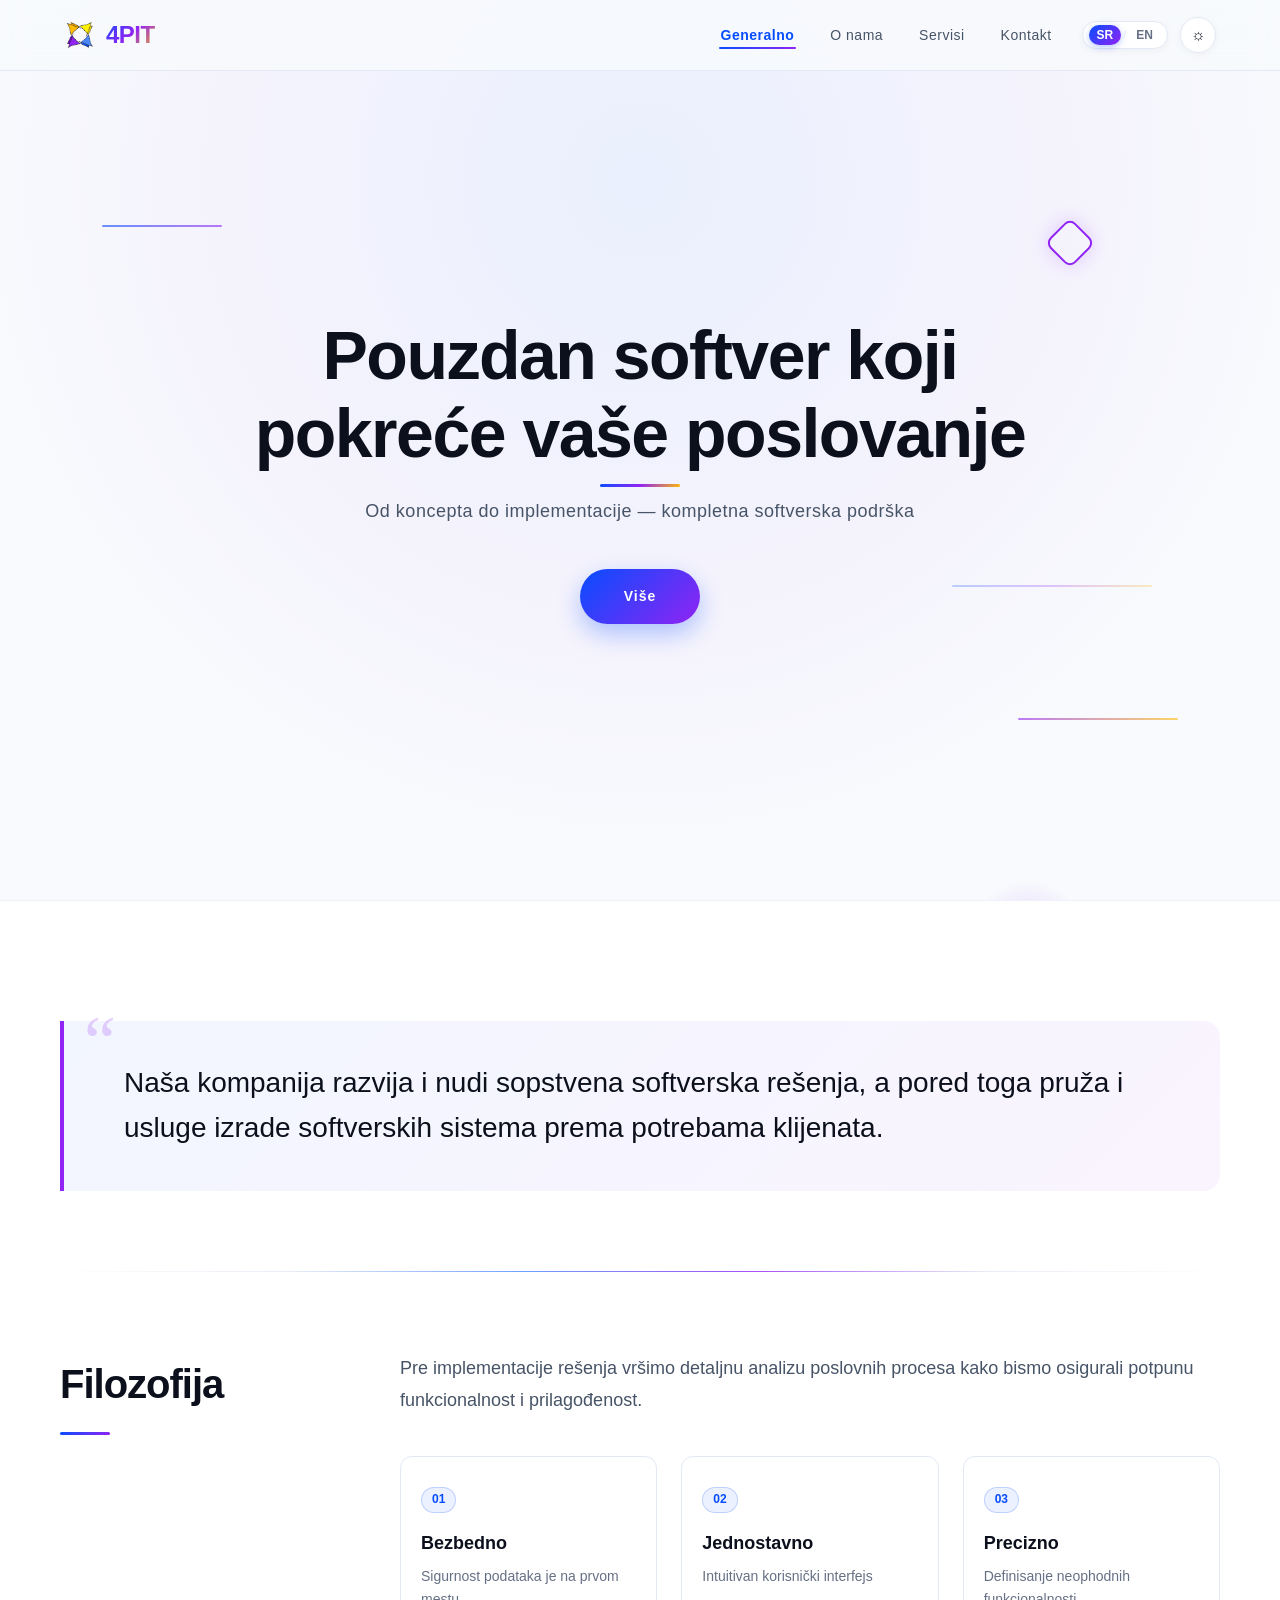
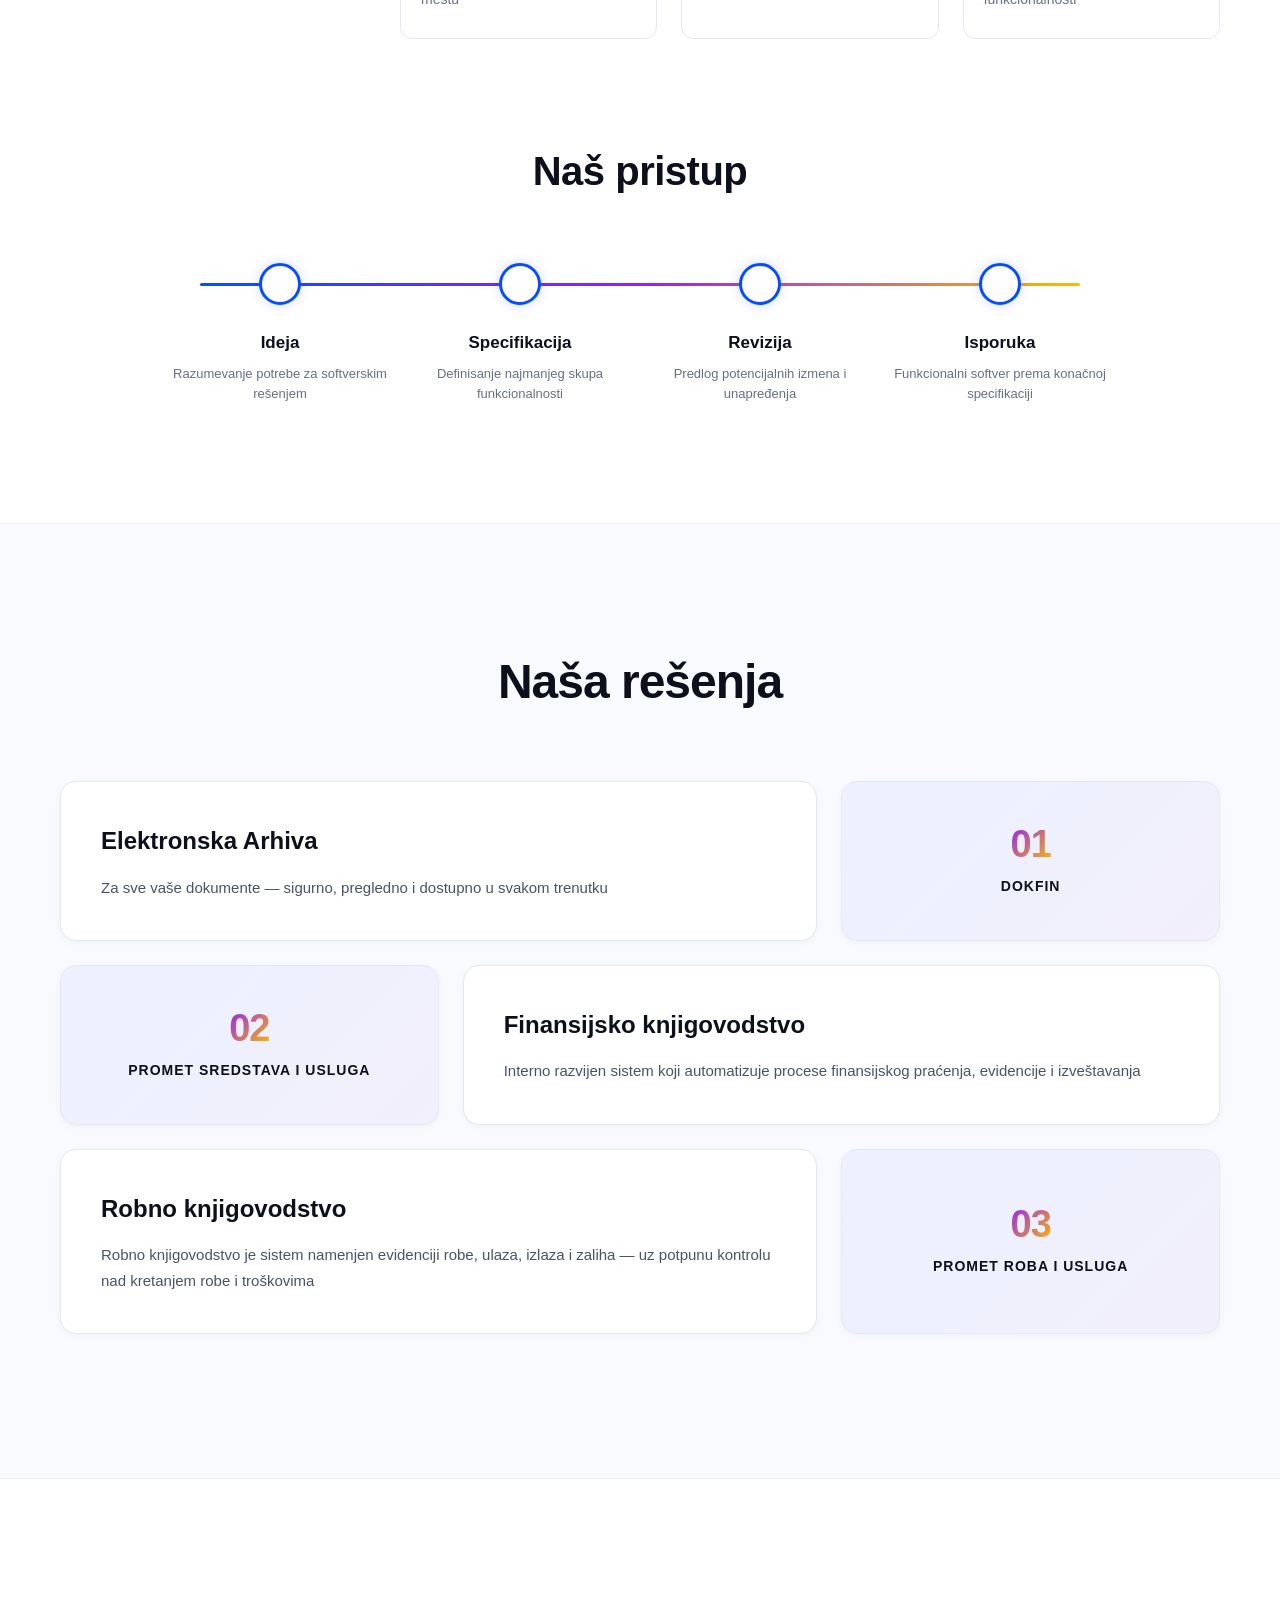
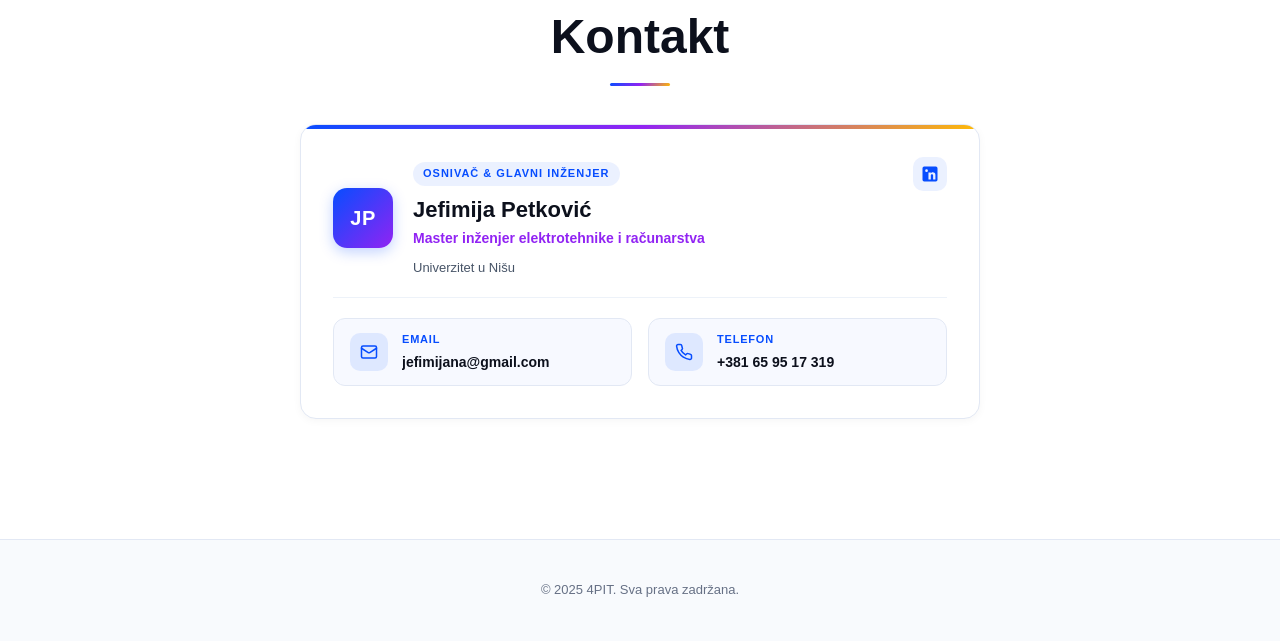
<file: index.html>
<!DOCTYPE html>
<html lang="sr">

<head>
    <meta charset="UTF-8">
    <meta name="viewport" content="width=device-width, initial-scale=1.0">
    <link rel="icon" type="image/png" href="assets/img/favicon.png">
    <link rel="apple-touch-icon" href="assets/img/apple-touch-icon.png">

    <!-- Primary Meta Tags -->
    <title id="meta-title">Elektronska arhiva, knjigovodstvo i materijalno poslovanje | 4PIT</title>
    <meta name="title" content="Elektronska arhiva, knjigovodstvo i materijalno poslovanje | 4PIT">
    <meta name="description"
        content="Digitalizujte poslovanje uz 4PIT – rešenja za elektronsku arhivu, knjigovodstvo i materijalno poslovanje. Brzo, bezbedno i u skladu sa propisima.">
    <meta name="keywords"
        content="elektronska arhiva, knjigovodstvo, materijalno poslovanje, arhiviranje dokumenata, finansijsko knjigovodstvo, poslovni softver, digitalna arhiva, ERP rešenja, evidencija robe, fakturisanje, elektronski dokumenti">

    <!-- Open Graph / Facebook -->
    <meta property="og:type" content="website">
    <meta property="og:url" content="https://4pit.rs/">
    <meta property="og:title" content="Elektronska arhiva, knjigovodstvo i materijalno poslovanje | 4PIT">
    <meta property="og:description"
        content="Sve na jednom mestu – elektronska arhiva, knjigovodstvo i materijalno poslovanje. Automatizujte svoje poslovne procese sa 4PIT.">
    <meta property="og:image" content="https://4pit.rs/assets/preview.jpg">
    <meta name="theme-color" content="#f8fafd">

    <!-- Early zero-flicker Theme & Language Bootstrap -->
    <style>
        html[data-theme="dark"],
        html[data-theme="dark"] body {
            background-color: #0a0d14 !important;
            color: #f0f4fc;
        }
        html[data-theme="light"],
        html[data-theme="light"] body {
            background-color: #f8fafd !important;
            color: #0c101c;
        }
    </style>
    <script>
        (function () {
            var THEME_KEY = 'theme';
            var LANG_KEY = 'lang';

            // Immediate language detection
            var urlParams = new URLSearchParams(window.location.search);
            var queryLang = urlParams.get('lang');
            var savedLang = queryLang || localStorage.getItem(LANG_KEY) || 'sr';
            if (savedLang !== 'en' && savedLang !== 'sr') savedLang = 'sr';
            document.documentElement.lang = savedLang;

            // Immediate theme detection (eliminates reload / bookmark flicker)
            var savedTheme = localStorage.getItem(THEME_KEY);
            var prefersDark = window.matchMedia && window.matchMedia('(prefers-color-scheme: dark)').matches;
            var theme = (savedTheme === 'dark' || (!savedTheme && prefersDark)) ? 'dark' : 'light';
            document.documentElement.setAttribute('data-theme', theme);

            var cssFile = theme === 'dark' ? 'tooplate-minimal-black-style.css' : 'tooplate-minimal-white-style.css';
            document.write('<link id="theme-css" rel="stylesheet" href="' + cssFile + '" data-theme="' + theme + '">');
        })();
    </script>
    <noscript>
        <link id="theme-css" rel="stylesheet" href="tooplate-minimal-white-style.css" data-theme="light">
    </noscript>
</head>

<body>
    <!-- Navigation -->
    <nav id="navbar">
        <div class="nav-container">
            <a href="#home" class="logo">
                <img src="assets/img/logo.png" alt="4PIT Logo" class="logo-img">
                <span class="logo-text">4PIT</span>
            </a>

            <div class="nav-right">
                <ul class="nav-links" id="navLinks">
                    <li><a href="#home" class="nav-link" data-i18n="nav.home">Generalno</a></li>
                    <li><a href="#about" class="nav-link" data-i18n="nav.about">O nama</a></li>
                    <li><a href="#services" class="nav-link" data-i18n="nav.services">Servisi</a></li>
                    <li><a href="#contact" class="nav-link" data-i18n="nav.contact">Kontakt</a></li>
                </ul>

                <div class="nav-controls">
                    <div class="lang-switcher" id="langSwitcher" role="group" aria-label="Language Selector">
                        <button type="button" class="lang-btn active" id="langSr" data-lang="sr" title="Srpski jezik">SR</button>
                        <span class="lang-sep">/</span>
                        <button type="button" class="lang-btn" id="langEn" data-lang="en" title="English language">EN</button>
                    </div>

                    <button type="button" id="themeToggle" class="theme-toggle" aria-label="Toggle theme" title="Promeni temu">
                        <span class="theme-icon">☼</span>
                    </button>
                </div>

                <div class="menu-toggle" id="menuToggle" aria-label="Toggle navigation menu" role="button" tabindex="0">
                    <span></span>
                    <span></span>
                    <span></span>
                </div>
            </div>
        </div>
    </nav>

    <!-- Section 1: Hero -->
    <section id="home" class="hero">
        <!-- Animated Objects -->
        <div class="floating-objects" aria-hidden="true">
            <div class="floating-circle"></div>
            <div class="floating-circle"></div>
            <div class="floating-square"></div>
            <div class="floating-line"></div>
        </div>

        <div class="hero-decoration" aria-hidden="true"></div>
        <div class="hero-content">
            <h1 data-i18n="hero.title">Pouzdan softver koji pokreće vaše poslovanje</h1>
            <p class="subtitle" data-i18n="hero.subtitle">Od koncepta do implementacije — kompletna softverska podrška</p>
            <a href="#about" class="cta-button" data-i18n="hero.cta">Više</a>
        </div>
    </section>

    <!-- Section 2: About -->
    <section id="about" class="about">
        <div class="container">
            <!-- Introduction with large quote -->
            <div class="about-intro fade-in">
                <div class="quote-block">
                    <span class="quote-mark">“</span>
                    <h3 data-i18n="about.quote">Naša kompanija razvija i nudi sopstvena softverska rešenja, a pored toga
                        pruža i usluge izrade softverskih sistema prema potrebama klijenata.</h3>
                </div>
            </div>

            <div class="black-line"></div>

            <!-- Philosophy Section -->
            <div class="philosophy-section fade-in">
                <div class="philosophy-header">
                    <h2 data-i18n="about.philosophyTitle">Filozofija</h2>
                    <div class="header-decoration"></div>
                </div>
                <div class="philosophy-content">
                    <div class="philosophy-main">
                        <p class="lead-text" data-i18n="about.philosophyLead">Pre implementacije rešenja vršimo detaljnu analizu poslovnih procesa kako bismo osigurali potpunu funkcionalnost i prilagođenost.</p>
                    </div>
                    <div class="philosophy-points">
                        <div class="point-item">
                            <span class="point-number">01</span>
                            <h4 data-i18n="about.point1Title">Bezbedno</h4>
                            <p data-i18n="about.point1Desc">Sigurnost podataka je na prvom mestu</p>
                        </div>
                        <div class="point-item">
                            <span class="point-number">02</span>
                            <h4 data-i18n="about.point2Title">Jednostavno</h4>
                            <p data-i18n="about.point2Desc">Intuitivan korisnički interfejs</p>
                        </div>
                        <div class="point-item">
                            <span class="point-number">03</span>
                            <h4 data-i18n="about.point3Title">Precizno</h4>
                            <p data-i18n="about.point3Desc">Definisanje neophodnih funkcionalnosti</p>
                        </div>
                    </div>
                </div>
            </div>

            <!-- Process Timeline -->
            <div class="process-timeline fade-in">
                <h2 class="section-subtitle" data-i18n="about.processTitle">Naš pristup</h2>
                <div class="timeline-container">
                    <div class="timeline-line"></div>
                    <div class="timeline-item">
                        <div class="timeline-dot"></div>
                        <div class="timeline-content">
                            <h4 data-i18n="about.step1Title">Ideja</h4>
                            <p data-i18n="about.step1Desc">Razumevanje potrebe za softverskim rešenjem</p>
                        </div>
                    </div>
                    <div class="timeline-item">
                        <div class="timeline-dot"></div>
                        <div class="timeline-content">
                            <h4 data-i18n="about.step2Title">Specifikacija</h4>
                            <p data-i18n="about.step2Desc">Definisanje najmanjeg skupa funkcionalnosti</p>
                        </div>
                    </div>
                    <div class="timeline-item">
                        <div class="timeline-dot"></div>
                        <div class="timeline-content">
                            <h4 data-i18n="about.step3Title">Revizija</h4>
                            <p data-i18n="about.step3Desc">Predlog potencijalnih izmena i unapređenja</p>
                        </div>
                    </div>
                    <div class="timeline-item">
                        <div class="timeline-dot"></div>
                        <div class="timeline-content">
                            <h4 data-i18n="about.step4Title">Isporuka</h4>
                            <p data-i18n="about.step4Desc">Funkcionalni softver prema konačnoj specifikaciji</p>
                        </div>
                    </div>
                </div>
            </div>
        </div>
    </section>

    <!-- Section 3: Services -->
    <section id="services" class="services">
        <div class="container">
            <div class="services-header fade-in">
                <h2 data-i18n="services.title">Naša rešenja</h2>
            </div>

            <div class="asymmetric-grid fade-in">
                <div class="service-large">
                    <h3 data-i18n="services.service1Title">Elektronska Arhiva</h3>
                    <p data-i18n="services.service1Desc">Za sve vaše dokumente — sigurno, pregledno i dostupno u svakom trenutku</p>
                </div>
                <div class="service-small">
                    <div class="service-number">01</div>
                    <h4 data-i18n="services.service1Tag">DokFin</h4>
                </div>
            </div>

            <div class="asymmetric-grid reverse fade-in">
                <div class="service-small">
                    <div class="service-number">02</div>
                    <h4 data-i18n="services.service2Tag">Promet sredstava i usluga</h4>
                </div>
                <div class="service-large">
                    <h3 data-i18n="services.service2Title">Finansijsko knjigovodstvo</h3>
                    <p data-i18n="services.service2Desc">Interno razvijen sistem koji automatizuje procese finansijskog praćenja, evidencije i
                        izveštavanja</p>
                </div>
            </div>

            <div class="asymmetric-grid fade-in">
                <div class="service-large">
                    <h3 data-i18n="services.service3Title">Robno knjigovodstvo</h3>
                    <p data-i18n="services.service3Desc">Robno knjigovodstvo je sistem namenjen evidenciji robe, ulaza, izlaza i zaliha — uz potpunu
                        kontrolu nad kretanjem robe i troškovima</p>
                </div>
                <div class="service-small">
                    <div class="service-number">03</div>
                    <h4 data-i18n="services.service3Tag">Promet roba i usluga</h4>
                </div>
            </div>
        </div>
    </section>

    <!-- Section 4: Contact -->
    <section id="contact" class="contact">
        <div class="container">
            <div class="contact-grid fade-in">
                <div class="contact-info">
                    <h2 data-i18n="contact.title">Kontakt</h2>

                    <!-- Unified Concise Contact Card -->
                    <div class="contact-card">
                        <div class="owner-header">
                            <div class="owner-avatar">JP</div>
                            <div class="owner-meta">
                                <div class="owner-top-row">
                                    <span class="owner-role-badge" data-i18n="contact.ownerRole">Osnivač & Glavni Inženjer</span>
                                    <a href="https://www.linkedin.com/in/jefimijapetkovic/" target="_blank" rel="noopener noreferrer" class="linkedin-icon-link" aria-label="LinkedIn" title="LinkedIn">
                                        <svg viewBox="0 0 24 24" width="20" height="20" fill="currentColor">
                                            <path d="M19 3a2 2 0 0 1 2 2v14a2 2 0 0 1-2 2H5a2 2 0 0 1-2-2V5a2 2 0 0 1 2-2h14m-.5 15.5v-5.3a3.26 3.26 0 0 0-3.26-3.26c-.85 0-1.84.52-2.28 1.3v-1.11h-2.79v8.37h2.79v-4.93c0-.77.62-1.4 1.39-1.4a1.4 1.4 0 0 1 1.4 1.4v4.93h2.75M6.46 10.9h2.79v8.37H6.46v-8.37M7.86 6.34a1.63 1.63 0 1 0 0 3.26 1.63 1.63 0 0 0 0-3.26Z"/>
                                        </svg>
                                    </a>
                                </div>
                                <h3 class="owner-name" data-i18n="contact.ownerName">Jefimija Petković</h3>
                                <p class="owner-degree" data-i18n="contact.ownerDegree">Master inženjer elektrotehnike i računarstva</p>
                                <span class="owner-university"><span data-i18n="contact.ownerUni">Univerzitet u Nišu</span></span>
                            </div>
                        </div>

                        <div class="contact-details">
                            <a href="mailto:jefimijana@gmail.com" class="contact-item">
                                <span class="contact-item-icon">
                                    <svg viewBox="0 0 24 24" width="18" height="18" fill="none" stroke="currentColor" stroke-width="2" stroke-linecap="round" stroke-linejoin="round">
                                        <rect width="20" height="16" x="2" y="4" rx="2"></rect>
                                        <path d="m22 7-8.97 5.7a1.94 1.94 0 0 1-2.06 0L2 7"></path>
                                    </svg>
                                </span>
                                <div class="contact-item-info">
                                    <span class="contact-item-label" data-i18n="contact.emailLabel">Email</span>
                                    <span class="contact-item-val">jefimijana@gmail.com</span>
                                </div>
                            </a>

                            <a href="tel:+381659517319" class="contact-item">
                                <span class="contact-item-icon">
                                    <svg viewBox="0 0 24 24" width="18" height="18" fill="none" stroke="currentColor" stroke-width="2" stroke-linecap="round" stroke-linejoin="round">
                                        <path d="M22 16.92v3a2 2 0 0 1-2.18 2 19.79 19.79 0 0 1-8.63-3.07 19.5 19.5 0 0 1-6-6 19.79 19.79 0 0 1-3.07-8.67A2 2 0 0 1 4.11 2h3a2 2 0 0 1 2 1.72 12.84 12.84 0 0 0 .7 2.81 2 2 0 0 1-.45 2.11L8.09 9.91a16 16 0 0 0 6 6l1.27-1.27a2 2 0 0 1 2.11-.45 12.84 12.84 0 0 0 2.81.7A2 2 0 0 1 22 16.92z"></path>
                                    </svg>
                                </span>
                                <div class="contact-item-info">
                                    <span class="contact-item-label" data-i18n="contact.phoneLabel">Telefon</span>
                                    <span class="contact-item-val">+381 65 95 17 319</span>
                                </div>
                            </a>
                        </div>
                    </div>
                </div>
            </div>
        </div>
    </section>

    <!-- Footer -->
    <footer>
        <p data-i18n="footer.copyright">© 2025 4PIT. Sva prava zadržana.</p>
    </footer>

    <!-- Main JavaScript -->
    <script src="tooplate-minimal-script.js"></script>
</body>

</html>
</file>
<file: tooplate-minimal-white-style.css>
/*
 * 4PIT - Light Theme Stylesheet
 * Brand Palette: Electric Blue (#074dff), Vibrant Purple (#9123f3), Amber (#ffba04), Yellow (#fff200)
 */

@charset "utf-8";

:root {
    --bg-primary: #f8fafd;
    --bg-secondary: #ffffff;
    --bg-card: #ffffff;
    --bg-card-hover: #f0f4fc;
    --text-primary: #0c101c;
    --text-secondary: #475467;
    --text-muted: #667085;
    --border-color: #e2e8f4;
    --border-subtle: #edf2f9;
    --nav-bg: rgba(248, 250, 253, 0.88);
    --nav-border: rgba(226, 232, 244, 0.9);

    /* Brand Palette extracted from logo */
    --brand-blue: #074dff;
    --brand-blue-light: #4a87ff;
    --brand-purple: #9123f3;
    --brand-purple-light: #ab47bc;
    --brand-amber: #ffba04;
    --brand-yellow: #fff200;

    /* Gradients */
    --gradient-primary: linear-gradient(135deg, #074dff 0%, #9123f3 100%);
    --gradient-secondary: linear-gradient(135deg, #9123f3 0%, #ffba04 100%);
    --gradient-brand: linear-gradient(135deg, #074dff 0%, #9123f3 50%, #ffba04 100%);
    --gradient-subtle: linear-gradient(135deg, rgba(7, 77, 255, 0.05) 0%, rgba(145, 35, 243, 0.05) 100%);

    /* Shadows */
    --shadow-sm: 0 2px 8px rgba(12, 16, 28, 0.04);
    --shadow-md: 0 8px 24px rgba(12, 16, 28, 0.06);
    --shadow-lg: 0 16px 40px rgba(7, 77, 255, 0.1);
    --shadow-glow: 0 0 25px rgba(7, 77, 255, 0.2);
}

* {
    margin: 0;
    padding: 0;
    box-sizing: border-box;
}

html {
    scroll-behavior: smooth;
    background-color: var(--bg-primary);
    color: var(--text-primary);
}

body {
    font-family: -apple-system, BlinkMacSystemFont, 'Segoe UI', Roboto, 'Helvetica Neue', Arial, sans-serif;
    line-height: 1.6;
    color: var(--text-primary);
    background: var(--bg-primary);
    overflow-x: hidden;
    user-select: auto;
    transition: background-color 0.3s ease, color 0.3s ease;
}

::selection {
    background: var(--brand-purple);
    color: #ffffff;
}

/* Decorative Elements */
.black-line {
    width: 100%;
    height: 1px;
    background: linear-gradient(90deg, transparent, var(--border-color), var(--brand-blue-light), var(--brand-purple), var(--border-color), transparent);
    margin: 60px 0;
    opacity: 0.8;
}

.black-block {
    width: 20px;
    height: 20px;
    background: var(--gradient-primary);
    position: absolute;
    border-radius: 4px;
}

.vertical-line {
    width: 2px;
    height: 100px;
    background: var(--gradient-primary);
    margin: 40px auto;
    border-radius: 2px;
}

/* Navigation */
nav {
    position: fixed;
    top: 0;
    width: 100%;
    background: var(--nav-bg);
    backdrop-filter: blur(12px);
    -webkit-backdrop-filter: blur(12px);
    z-index: 1000;
    padding: 16px 0;
    border-bottom: 1px solid var(--nav-border);
    transition: all 0.3s ease;
}

nav.scrolled {
    padding: 12px 0;
    box-shadow: var(--shadow-md);
    background: rgba(248, 250, 253, 0.96);
}

.nav-container {
    max-width: 1200px;
    margin: 0 auto;
    padding: 0 24px;
    display: flex;
    justify-content: space-between;
    align-items: center;
}

.logo {
    display: inline-flex;
    align-items: center;
    gap: 10px;
    text-decoration: none;
    position: relative;
}

.logo-img {
    width: 32px;
    height: 32px;
    object-fit: contain;
    border-radius: 6px;
    transition: transform 0.3s ease;
}

.logo:hover .logo-img {
    transform: rotate(8deg) scale(1.08);
}

.logo-text {
    font-size: 24px;
    font-weight: 800;
    letter-spacing: -0.5px;
    background: var(--gradient-brand);
    -webkit-background-clip: text;
    -webkit-text-fill-color: transparent;
    display: inline-block;
}

.nav-right {
    display: flex;
    align-items: center;
    gap: 28px;
}

.nav-links {
    display: flex;
    gap: 32px;
    list-style: none;
    align-items: center;
    margin: 0;
    padding: 0;
}

.nav-links a.nav-link {
    color: var(--text-secondary);
    text-decoration: none;
    font-size: 14px;
    font-weight: 500;
    letter-spacing: 0.5px;
    transition: all 0.25s ease;
    position: relative;
    padding: 6px 2px;
}

.nav-links a.nav-link::after {
    content: '';
    position: absolute;
    bottom: 0;
    left: 0;
    width: 0;
    height: 2px;
    background: var(--gradient-primary);
    border-radius: 2px;
    transition: width 0.25s ease;
}

.nav-links a.nav-link:hover,
.nav-links a.nav-link.active {
    color: var(--brand-blue);
}

.nav-links a.nav-link:hover::after,
.nav-links a.nav-link.active::after {
    width: 100%;
}

.nav-links a.nav-link.active {
    font-weight: 600;
}

/* Controls: Language and Theme Toggle */
.nav-controls {
    display: flex;
    align-items: center;
    gap: 12px;
}

.lang-switcher {
    display: inline-flex;
    align-items: center;
    background: var(--bg-card);
    border: 1px solid var(--border-color);
    border-radius: 20px;
    padding: 3px 6px;
    gap: 2px;
    box-shadow: var(--shadow-sm);
}

.lang-btn {
    background: none;
    border: none;
    color: var(--text-muted);
    font-size: 12px;
    font-weight: 600;
    padding: 4px 8px;
    border-radius: 14px;
    cursor: pointer;
    transition: all 0.2s ease;
    line-height: 1;
}

.lang-btn:hover {
    color: var(--brand-blue);
}

.lang-btn.active {
    background: var(--gradient-primary);
    color: #ffffff;
    box-shadow: 0 2px 6px rgba(7, 77, 255, 0.3);
}

.lang-sep {
    color: var(--border-color);
    font-size: 11px;
    user-select: none;
}

.theme-toggle {
    background: var(--bg-card);
    border: 1px solid var(--border-color);
    border-radius: 50%;
    width: 36px;
    height: 36px;
    display: inline-flex;
    align-items: center;
    justify-content: center;
    cursor: pointer;
    font-size: 16px;
    color: var(--text-primary);
    transition: all 0.25s ease;
    box-shadow: var(--shadow-sm);
    padding: 0;
}

.theme-toggle:hover {
    color: var(--brand-blue);
    border-color: var(--brand-blue-light);
    transform: rotate(20deg) scale(1.05);
    box-shadow: var(--shadow-glow);
}

.theme-toggle:focus-visible,
.lang-btn:focus-visible {
    outline: 2px solid var(--brand-blue);
    outline-offset: 2px;
}

/* Hamburger Menu */
.menu-toggle {
    display: none;
    flex-direction: column;
    justify-content: center;
    align-items: center;
    width: 32px;
    height: 32px;
    cursor: pointer;
    z-index: 1001;
    background: var(--bg-card);
    border: 1px solid var(--border-color);
    border-radius: 8px;
}

.menu-toggle span {
    display: block;
    width: 18px;
    height: 2px;
    background: var(--text-primary);
    margin: 2px 0;
    transition: all 0.3s ease;
    border-radius: 2px;
}

.menu-toggle.active span:nth-child(1) {
    transform: rotate(45deg) translate(4px, 4px);
}

.menu-toggle.active span:nth-child(2) {
    opacity: 0;
}

.menu-toggle.active span:nth-child(3) {
    transform: rotate(-45deg) translate(4px, -4px);
}

/* Section 1: Hero */
.hero {
    min-height: 100vh;
    display: flex;
    align-items: center;
    justify-content: center;
    padding: 120px 20px 80px;
    position: relative;
    overflow: hidden;
    background: radial-gradient(circle at 50% 20%, rgba(7, 77, 255, 0.06) 0%, rgba(145, 35, 243, 0.03) 45%, transparent 70%);
}

.hero::before {
    content: '';
    position: absolute;
    top: 25%;
    left: 8%;
    width: 120px;
    height: 2px;
    background: var(--gradient-primary);
    border-radius: 2px;
    animation: slideRight 8s ease-in-out infinite;
    opacity: 0.6;
}

.hero::after {
    content: '';
    position: absolute;
    bottom: 20%;
    right: 8%;
    width: 160px;
    height: 2px;
    background: var(--gradient-secondary);
    border-radius: 2px;
    animation: slideLeft 8s ease-in-out infinite;
    opacity: 0.6;
}

.hero-decoration {
    position: absolute;
    top: 25%;
    right: 15%;
    width: 36px;
    height: 36px;
    border: 2px solid var(--brand-purple);
    border-radius: 8px;
    transform: rotate(45deg);
    animation: rotateSquare 12s linear infinite;
    box-shadow: 0 0 20px rgba(145, 35, 243, 0.2);
}

/* Animated Objects */
.floating-objects {
    position: absolute;
    width: 100%;
    height: 100%;
    top: 0;
    left: 0;
    pointer-events: none;
    z-index: 1;
}

.floating-circle {
    position: absolute;
    border-radius: 50%;
    animation: floatUp 18s ease-in-out infinite;
}

.floating-circle:nth-child(1) {
    left: 10%;
    bottom: -100px;
    animation-delay: 0s;
    width: 80px;
    height: 80px;
    background: radial-gradient(circle, rgba(7, 77, 255, 0.2) 0%, rgba(7, 77, 255, 0) 70%);
}

.floating-circle:nth-child(2) {
    right: 15%;
    bottom: -100px;
    animation-delay: 8s;
    width: 120px;
    height: 120px;
    background: radial-gradient(circle, rgba(145, 35, 243, 0.2) 0%, rgba(145, 35, 243, 0) 70%);
}

.floating-square {
    position: absolute;
    width: 24px;
    height: 24px;
    background: linear-gradient(135deg, rgba(255, 186, 4, 0.35), rgba(255, 242, 0, 0.2));
    border: 1px solid rgba(255, 186, 4, 0.4);
    border-radius: 6px;
    animation: floatDiagonal 25s linear infinite;
    top: 40%;
    left: -50px;
}

.floating-line {
    position: absolute;
    height: 2px;
    background: var(--gradient-brand);
    opacity: 0.25;
    animation: expandContract 10s ease-in-out infinite;
    width: 200px;
    top: 65%;
    right: 10%;
    transform-origin: center;
    border-radius: 2px;
}

.hero-content {
    text-align: center;
    max-width: 860px;
    animation: fadeInUp 1s ease;
    position: relative;
    z-index: 2;
}

.hero h1 {
    font-size: clamp(38px, 6vw, 68px);
    font-weight: 800;
    letter-spacing: -1.5px;
    margin-bottom: 24px;
    line-height: 1.15;
    color: var(--text-primary);
    position: relative;
}

.hero h1::after {
    content: '';
    position: absolute;
    bottom: -14px;
    left: 50%;
    transform: translateX(-50%);
    width: 80px;
    height: 3px;
    background: var(--gradient-brand);
    border-radius: 3px;
}

.hero .subtitle {
    font-size: clamp(15px, 2vw, 18px);
    color: var(--text-secondary);
    font-weight: 400;
    margin-top: 24px;
    margin-bottom: 44px;
    letter-spacing: 0.5px;
    max-width: 680px;
    margin-left: auto;
    margin-right: auto;
}

.cta-button {
    display: inline-block;
    padding: 16px 44px;
    background: var(--gradient-primary);
    color: #ffffff !important;
    text-decoration: none;
    font-size: 14px;
    font-weight: 600;
    letter-spacing: 1px;
    border-radius: 30px;
    transition: all 0.3s cubic-bezier(0.16, 1, 0.3, 1);
    box-shadow: 0 10px 25px rgba(7, 77, 255, 0.3);
    position: relative;
    border: none;
}

.cta-button:hover {
    transform: translateY(-3px) scale(1.02);
    box-shadow: 0 14px 32px rgba(145, 35, 243, 0.4);
    background: var(--gradient-secondary);
}

/* Section 2: About */
.about {
    padding: 120px 20px;
    background: var(--bg-secondary);
    position: relative;
    border-top: 1px solid var(--border-subtle);
    border-bottom: 1px solid var(--border-subtle);
}

.container {
    max-width: 1200px;
    margin: 0 auto;
    padding: 0 20px;
}

.about-intro {
    margin-bottom: 80px;
}

.quote-block {
    position: relative;
    padding: 40px 60px;
    background: var(--gradient-subtle);
    border-left: 4px solid var(--brand-purple);
    border-radius: 0 16px 16px 0;
}

.quote-mark {
    position: absolute;
    top: -15px;
    left: 20px;
    font-size: 72px;
    line-height: 1;
    color: var(--brand-purple);
    opacity: 0.2;
    font-family: Georgia, serif;
}

.quote-block h3 {
    font-size: clamp(20px, 2.5vw, 28px);
    font-weight: 400;
    line-height: 1.6;
    color: var(--text-primary);
    position: relative;
    z-index: 1;
}

/* Stats Section */
.stats-grid {
    display: grid;
    grid-template-columns: repeat(3, 1fr);
    gap: 30px;
    margin: 60px 0 100px;
}

.stat-item {
    padding: 36px 24px;
    background: var(--bg-card);
    border: 1px solid var(--border-color);
    border-radius: 16px;
    text-align: center;
    transition: all 0.3s ease;
    box-shadow: var(--shadow-sm);
}

.stat-item:hover {
    transform: translateY(-5px);
    border-color: var(--brand-blue-light);
    box-shadow: var(--shadow-md);
}

.stat-number {
    font-size: clamp(42px, 5vw, 60px);
    font-weight: 800;
    line-height: 1;
    margin-bottom: 12px;
    background: var(--gradient-primary);
    -webkit-background-clip: text;
    -webkit-text-fill-color: transparent;
    letter-spacing: -1px;
}

.stat-label {
    font-size: 14px;
    font-weight: 600;
    color: var(--text-muted);
    text-transform: uppercase;
    letter-spacing: 1px;
}

/* Philosophy Section */
.philosophy-section {
    display: grid;
    grid-template-columns: 280px 1fr;
    gap: 60px;
    margin: 80px 0 100px;
    align-items: start;
}

.philosophy-header h2 {
    font-size: 40px;
    font-weight: 700;
    letter-spacing: -1px;
    color: var(--text-primary);
    position: relative;
}

.header-decoration {
    width: 50px;
    height: 3px;
    background: var(--gradient-primary);
    margin-top: 16px;
    border-radius: 3px;
}

.philosophy-main .lead-text {
    font-size: 18px;
    color: var(--text-secondary);
    line-height: 1.8;
    margin-bottom: 40px;
}

.philosophy-points {
    display: grid;
    grid-template-columns: repeat(3, 1fr);
    gap: 24px;
}

.point-item {
    background: var(--bg-card);
    border: 1px solid var(--border-color);
    border-radius: 12px;
    padding: 28px 20px;
    transition: all 0.3s ease;
}

.point-item:hover {
    border-color: var(--brand-purple);
    transform: translateY(-4px);
    box-shadow: var(--shadow-sm);
}

.point-number {
    display: inline-block;
    font-size: 12px;
    font-weight: 700;
    color: var(--brand-blue);
    background: rgba(7, 77, 255, 0.08);
    border: 1px solid rgba(7, 77, 255, 0.2);
    border-radius: 20px;
    padding: 2px 10px;
    margin-bottom: 16px;
}

.point-item h4 {
    font-size: 18px;
    font-weight: 600;
    color: var(--text-primary);
    margin-bottom: 8px;
}

.point-item p {
    font-size: 14px;
    color: var(--text-muted);
    line-height: 1.6;
}

/* Process Timeline */
.process-timeline {
    margin-top: 80px;
}

.section-subtitle {
    font-size: clamp(28px, 4vw, 40px);
    font-weight: 700;
    text-align: center;
    margin-bottom: 60px;
    letter-spacing: -0.5px;
    color: var(--text-primary);
}

.timeline-container {
    position: relative;
    display: flex;
    justify-content: space-between;
    max-width: 960px;
    margin: 0 auto;
}

.timeline-line {
    position: absolute;
    top: 20px;
    left: 40px;
    right: 40px;
    height: 3px;
    background: var(--gradient-brand);
    z-index: 0;
    border-radius: 3px;
}

.timeline-item {
    position: relative;
    text-align: center;
    flex: 1;
    padding: 0 12px;
}

.timeline-dot {
    width: 42px;
    height: 42px;
    background: var(--bg-card);
    border: 3px solid var(--brand-blue);
    border-radius: 50%;
    margin: 0 auto 24px;
    position: relative;
    z-index: 1;
    transition: all 0.3s ease;
    box-shadow: 0 0 12px rgba(7, 77, 255, 0.2);
}

.timeline-item:hover .timeline-dot {
    background: var(--gradient-primary);
    border-color: var(--brand-amber);
    transform: scale(1.15);
    box-shadow: 0 0 20px rgba(145, 35, 243, 0.4);
}

.timeline-content h4 {
    font-size: 17px;
    font-weight: 600;
    margin-bottom: 8px;
    color: var(--text-primary);
}

.timeline-content p {
    font-size: 13px;
    color: var(--text-muted);
    line-height: 1.5;
}

/* Section 3: Services */
.services {
    padding: 120px 20px;
    background: var(--bg-primary);
}

.services-header {
    text-align: center;
    margin-bottom: 60px;
}

.services-header h2 {
    font-size: clamp(32px, 4.5vw, 48px);
    font-weight: 700;
    letter-spacing: -1px;
    color: var(--text-primary);
}

.asymmetric-grid {
    display: grid;
    grid-template-columns: 2fr 1fr;
    gap: 24px;
    margin-bottom: 24px;
}

.asymmetric-grid.reverse {
    grid-template-columns: 1fr 2fr;
}

.service-large,
.service-small {
    background: var(--bg-card);
    border: 1px solid var(--border-color);
    border-radius: 16px;
    padding: 40px;
    transition: all 0.3s ease;
    box-shadow: var(--shadow-sm);
    position: relative;
    overflow: hidden;
}

.service-large:hover,
.service-small:hover {
    border-color: var(--brand-blue-light);
    transform: translateY(-4px);
    box-shadow: var(--shadow-md);
}

.service-large h3 {
    font-size: 24px;
    font-weight: 700;
    color: var(--text-primary);
    margin-bottom: 14px;
    position: relative;
    display: inline-block;
}

.service-large h3::after {
    content: '';
    position: absolute;
    bottom: -6px;
    left: 0;
    width: 0;
    height: 2px;
    background: var(--gradient-primary);
    border-radius: 2px;
    transition: width 0.3s ease;
}

.service-large:hover h3::after {
    width: 100%;
}

.service-large p {
    color: var(--text-secondary);
    font-size: 15px;
    line-height: 1.7;
    margin: 0;
}

.service-small {
    display: flex;
    flex-direction: column;
    justify-content: center;
    align-items: center;
    text-align: center;
    background: var(--gradient-subtle);
}

.service-number {
    font-size: 38px;
    font-weight: 800;
    background: var(--gradient-secondary);
    -webkit-background-clip: text;
    -webkit-text-fill-color: transparent;
    line-height: 1;
    margin-bottom: 12px;
    letter-spacing: -1px;
}

.service-small h4 {
    font-size: 14px;
    font-weight: 600;
    color: var(--text-primary);
    text-transform: uppercase;
    letter-spacing: 1px;
}

/* Section 4: Contact */
.contact {
    padding: 120px 20px;
    background: var(--bg-secondary);
    border-top: 1px solid var(--border-subtle);
}

.contact-grid {
    max-width: 800px;
    margin: 0 auto;
}

.contact-info {
    text-align: center;
}

.contact-info h2 {
    font-size: clamp(32px, 4.5vw, 48px);
    font-weight: 700;
    margin-bottom: 48px;
    color: var(--text-primary);
    position: relative;
    display: inline-block;
}

.contact-info h2::after {
    content: '';
    position: absolute;
    bottom: -10px;
    left: 50%;
    transform: translateX(-50%);
    width: 60px;
    height: 3px;
    background: var(--gradient-brand);
    border-radius: 3px;
}

/* Unified Concise Contact Card */
.contact-card {
    background: var(--bg-card);
    border: 1px solid var(--border-color);
    border-radius: 16px;
    padding: 32px;
    margin: 0 auto;
    max-width: 680px;
    text-align: left;
    box-shadow: var(--shadow-sm);
    position: relative;
    overflow: hidden;
    transition: all 0.3s ease;
}

.contact-card::before {
    content: '';
    position: absolute;
    top: 0;
    left: 0;
    right: 0;
    height: 4px;
    background: var(--gradient-brand);
}

.contact-card:hover {
    transform: translateY(-3px);
    box-shadow: var(--shadow-md);
    border-color: rgba(7, 77, 255, 0.3);
}

.owner-header {
    display: flex;
    align-items: center;
    gap: 20px;
    margin-bottom: 18px;
}

.owner-avatar {
    width: 60px;
    height: 60px;
    border-radius: 14px;
    background: var(--gradient-primary);
    color: #ffffff;
    display: flex;
    align-items: center;
    justify-content: center;
    font-size: 20px;
    font-weight: 700;
    letter-spacing: 0.5px;
    flex-shrink: 0;
    box-shadow: 0 4px 14px rgba(7, 77, 255, 0.25);
}

.owner-meta {
    flex: 1;
    min-width: 0;
}

.owner-top-row {
    display: flex;
    align-items: center;
    justify-content: space-between;
    gap: 12px;
    margin-bottom: 6px;
}

.owner-role-badge {
    display: inline-block;
    font-size: 11px;
    font-weight: 700;
    text-transform: uppercase;
    letter-spacing: 1px;
    color: var(--brand-blue);
    background: rgba(7, 77, 255, 0.08);
    padding: 3px 10px;
    border-radius: 20px;
}

.linkedin-icon-link {
    display: inline-flex;
    align-items: center;
    justify-content: center;
    width: 34px;
    height: 34px;
    border-radius: 10px;
    background: rgba(7, 77, 255, 0.08);
    color: var(--brand-blue);
    transition: all 0.25s ease;
    flex-shrink: 0;
    text-decoration: none;
}

.linkedin-icon-link:hover {
    background: #0077b5;
    color: #ffffff;
    transform: translateY(-2px);
    box-shadow: 0 4px 12px rgba(0, 119, 181, 0.35);
}

.owner-name {
    font-size: 22px;
    font-weight: 700;
    color: var(--text-primary);
    margin: 0 0 4px 0;
    line-height: 1.2;
}

.owner-degree {
    font-size: 14px;
    font-weight: 600;
    color: var(--brand-purple);
    margin: 0 0 4px 0;
}

.owner-university {
    display: inline-flex;
    align-items: center;
    gap: 6px;
    font-size: 13px;
    color: var(--text-secondary);
    font-weight: 500;
}

.owner-uni-icon {
    font-size: 14px;
}

.owner-summary {
    font-size: 15px;
    line-height: 1.65;
    color: var(--text-secondary);
    margin: 0 0 22px 0;
    border-top: 1px solid var(--border-subtle);
    padding-top: 16px;
}

.contact-details {
    display: grid;
    grid-template-columns: repeat(2, 1fr);
    gap: 16px;
    border-top: 1px solid var(--border-subtle);
    padding-top: 20px;
}

.contact-item {
    display: flex;
    align-items: center;
    gap: 14px;
    padding: 12px 16px;
    border-radius: 12px;
    background: rgba(7, 77, 255, 0.03);
    border: 1px solid var(--border-color);
    text-decoration: none;
    transition: all 0.25s ease;
    min-width: 0;
}

.contact-item:hover {
    border-color: var(--brand-blue);
    background: rgba(7, 77, 255, 0.08);
    transform: translateY(-2px);
    box-shadow: var(--shadow-sm);
}

.contact-item-icon {
    width: 38px;
    height: 38px;
    border-radius: 10px;
    display: flex;
    align-items: center;
    justify-content: center;
    background: rgba(7, 77, 255, 0.1);
    color: var(--brand-blue);
    flex-shrink: 0;
    transition: transform 0.2s ease;
}

.contact-item:hover .contact-item-icon {
    transform: scale(1.08);
    color: var(--brand-blue);
}

.contact-item-info {
    display: flex;
    flex-direction: column;
    min-width: 0;
    overflow: hidden;
}

.contact-item-label {
    font-size: 11px;
    font-weight: 700;
    text-transform: uppercase;
    letter-spacing: 0.8px;
    color: var(--brand-blue);
    margin-bottom: 2px;
}

.contact-item-val {
    font-size: 14px;
    font-weight: 600;
    color: var(--text-primary);
    text-overflow: ellipsis;
    overflow: hidden;
    white-space: nowrap;
}

/* Footer */
footer {
    padding: 40px 20px;
    background: var(--bg-primary);
    border-top: 1px solid var(--border-color);
    text-align: center;
}

footer p {
    font-size: 13px;
    color: var(--text-muted);
}

/* Animations */
@keyframes floatUp {
    0%, 100% {
        transform: translateY(0) scale(1);
        opacity: 0;
    }
    10% {
        opacity: 0.3;
    }
    50% {
        transform: translateY(-500px) scale(1.1);
        opacity: 0.1;
    }
    90% {
        opacity: 0;
    }
}

@keyframes floatDiagonal {
    0% {
        transform: translate(0, 0) rotate(0deg);
    }
    100% {
        transform: translate(1200px, -260px) rotate(360deg);
    }
}

@keyframes expandContract {
    0%, 100% {
        transform: scaleX(0.6) rotate(0deg);
    }
    50% {
        transform: scaleX(1.2) rotate(180deg);
    }
}

@keyframes rotateSquare {
    0% {
        transform: rotate(45deg) scale(1);
    }
    50% {
        transform: rotate(225deg) scale(1.1);
    }
    100% {
        transform: rotate(405deg) scale(1);
    }
}

@keyframes slideRight {
    0%, 100% {
        transform: translateX(0);
        opacity: 0.4;
    }
    50% {
        transform: translateX(40px);
        opacity: 0.9;
    }
}

@keyframes slideLeft {
    0%, 100% {
        transform: translateX(0);
        opacity: 0.4;
    }
    50% {
        transform: translateX(-40px);
        opacity: 0.9;
    }
}

@keyframes fadeInUp {
    from {
        opacity: 0;
        transform: translateY(20px);
    }
    to {
        opacity: 1;
        transform: translateY(0);
    }
}

.fade-in {
    opacity: 0;
    transform: translateY(20px);
    transition: opacity 0.6s ease, transform 0.6s ease;
}

.fade-in.visible {
    opacity: 1;
    transform: translateY(0);
}

/* Responsive Media Queries */
@media (max-width: 900px) {
    .philosophy-section {
        grid-template-columns: 1fr;
        gap: 30px;
    }

    .philosophy-points {
        grid-template-columns: 1fr;
    }

    .asymmetric-grid,
    .asymmetric-grid.reverse {
        grid-template-columns: 1fr;
    }
}

@media (max-width: 768px) {
    nav {
        padding: 12px 0;
    }

    .menu-toggle {
        display: flex;
    }

    .nav-links {
        display: none;
        position: fixed;
        top: 0;
        right: 0;
        width: 100%;
        height: 100vh;
        background: var(--bg-primary);
        flex-direction: column;
        justify-content: center;
        align-items: center;
        gap: 24px;
        z-index: 1000;
    }

    .nav-links.active {
        display: flex;
    }

    .nav-links a.nav-link {
        font-size: 18px;
        font-weight: 600;
    }

    .stats-grid {
        grid-template-columns: 1fr;
        gap: 16px;
    }

    .quote-block {
        padding: 30px 24px;
    }

    .timeline-container {
        flex-direction: column;
        gap: 30px;
    }

    .timeline-line {
        width: 3px;
        height: 100%;
        top: 0;
        left: 20px;
        right: auto;
    }

    .timeline-item {
        display: flex;
        align-items: flex-start;
        gap: 20px;
        text-align: left;
        padding: 0;
    }

    .timeline-dot {
        margin: 0;
        flex-shrink: 0;
    }

    .contact-details {
        grid-template-columns: 1fr;
    }

    .contact-card {
        padding: 24px 20px;
    }

    .owner-header {
        flex-direction: column;
        align-items: flex-start;
        gap: 14px;
    }
}
</file>
